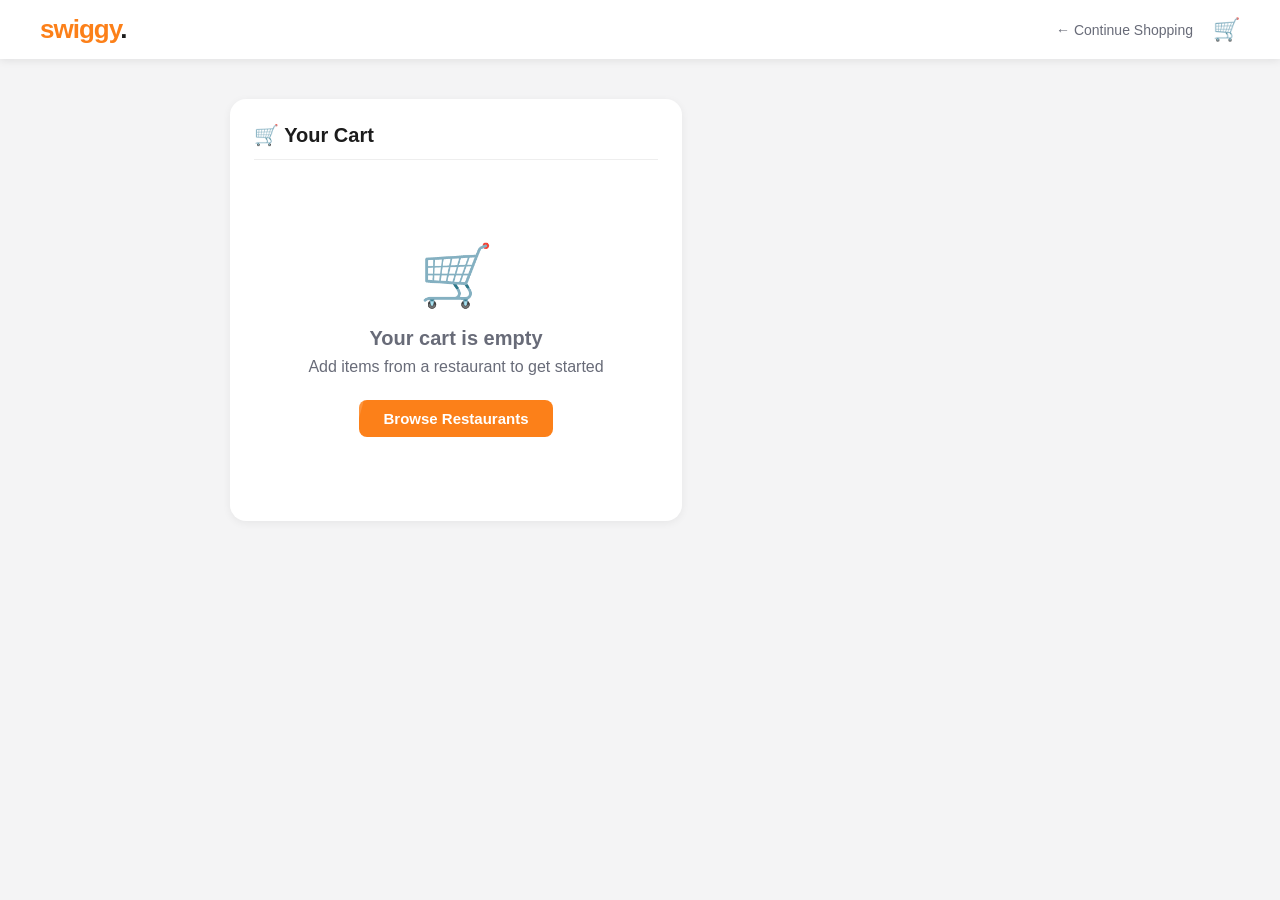
<file: frontend/cart.html>
<!DOCTYPE html>
<html lang="en">
<head>
    <meta charset="UTF-8">
    <meta name="viewport" content="width=device-width, initial-scale=1.0">
    <title>Cart - Swiggy Clone</title>
    <link rel="stylesheet" href="css/style.css">
    <link rel="stylesheet" href="css/cart.css">
    <link rel="stylesheet" href="css/animations.css">
    <style>
        /* Payment Modal */
        .modal-overlay {
            position: fixed; inset: 0;
            background: rgba(0,0,0,0.5);
            z-index: 999;
            display: none;
            align-items: center;
            justify-content: center;
            backdrop-filter: blur(4px);
        }
        .modal-overlay.open { display: flex; }

        .payment-modal {
            background: var(--white);
            border-radius: 20px;
            padding: 32px;
            width: 100%;
            max-width: 460px;
            box-shadow: 0 24px 64px rgba(0,0,0,0.2);
            animation: scaleIn 0.3s ease;
            max-height: 90vh;
            overflow-y: auto;
        }

        .modal-header {
            display: flex;
            justify-content: space-between;
            align-items: center;
            margin-bottom: 24px;
        }
        .modal-header h2 { font-size: 20px; font-weight: 700; color: var(--text); }
        .modal-close {
            background: var(--light-gray);
            border: none;
            width: 32px; height: 32px;
            border-radius: 50%;
            font-size: 18px;
            cursor: pointer;
            color: var(--gray);
            display: flex; align-items: center; justify-content: center;
        }

        /* Payment methods */
        .payment-methods {
            display: grid;
            grid-template-columns: 1fr 1fr;
            gap: 10px;
            margin-bottom: 20px;
        }
        .pay-method {
            border: 2px solid var(--border);
            border-radius: 12px;
            padding: 12px;
            cursor: pointer;
            text-align: center;
            transition: all 0.2s;
            background: var(--card-bg);
        }
        .pay-method:hover { border-color: var(--orange); }
        .pay-method.active { border-color: var(--orange); background: #fff5ee; }
        .pay-method .pm-icon { font-size: 24px; margin-bottom: 4px; }
        .pay-method span { font-size: 12px; font-weight: 600; color: var(--text); display: block; }

        /* Form fields */
        .pay-form { display: none; }
        .pay-form.active { display: block; }

        .form-row { display: flex; gap: 12px; }
        .form-group { margin-bottom: 14px; flex: 1; }
        .form-group label { font-size: 12px; font-weight: 600; color: var(--gray); display: block; margin-bottom: 6px; text-transform: uppercase; letter-spacing: 0.5px; }
        .form-group input, .form-group select {
            width: 100%;
            padding: 12px 14px;
            border: 1.5px solid var(--border);
            border-radius: 10px;
            font-size: 14px;
            outline: none;
            background: var(--bg);
            color: var(--text);
            transition: border-color 0.2s;
        }
        .form-group input:focus, .form-group select:focus { border-color: var(--orange); }

        /* Card preview */
        .card-preview {
            background: linear-gradient(135deg, #1c1c1c, #3d3d3d);
            border-radius: 16px;
            padding: 20px 24px;
            color: white;
            margin-bottom: 20px;
            position: relative;
            overflow: hidden;
        }
        .card-preview::before {
            content: '';
            position: absolute;
            top: -30px; right: -30px;
            width: 120px; height: 120px;
            border-radius: 50%;
            background: rgba(255,255,255,0.05);
        }
        .card-chip { font-size: 28px; margin-bottom: 12px; }
        .card-number { font-size: 18px; letter-spacing: 3px; font-weight: 600; margin-bottom: 16px; font-family: monospace; }
        .card-bottom { display: flex; justify-content: space-between; font-size: 12px; opacity: 0.8; }
        .card-bottom strong { display: block; font-size: 14px; opacity: 1; }

        /* UPI */
        .upi-options { display: grid; grid-template-columns: repeat(3,1fr); gap: 10px; margin-bottom: 16px; }
        .upi-app {
            border: 2px solid var(--border);
            border-radius: 12px;
            padding: 12px 8px;
            text-align: center;
            cursor: pointer;
            transition: all 0.2s;
            background: var(--card-bg);
        }
        .upi-app:hover, .upi-app.selected { border-color: var(--orange); background: #fff5ee; }
        .upi-app .upi-icon { font-size: 28px; margin-bottom: 4px; }
        .upi-app span { font-size: 11px; font-weight: 600; color: var(--text); display: block; }

        /* Amount row */
        .pay-amount {
            background: var(--light-gray);
            border-radius: 12px;
            padding: 14px 16px;
            display: flex;
            justify-content: space-between;
            align-items: center;
            margin-bottom: 20px;
        }
        .pay-amount span { font-size: 14px; color: var(--gray); }
        .pay-amount strong { font-size: 20px; font-weight: 800; color: var(--orange); }

        /* Pay button */
        .pay-btn {
            width: 100%;
            background: linear-gradient(135deg, var(--orange), #ff6b35);
            color: white;
            padding: 16px;
            border-radius: 12px;
            font-size: 16px;
            font-weight: 700;
            border: none;
            cursor: pointer;
            transition: all 0.2s;
            box-shadow: 0 4px 16px rgba(252,128,25,0.3);
        }
        .pay-btn:hover { transform: translateY(-2px); box-shadow: 0 8px 24px rgba(252,128,25,0.4); }
        .pay-btn:disabled { background: #ccc; cursor: not-allowed; box-shadow: none; transform: none; }

        /* Processing overlay */
        .processing {
            text-align: center;
            padding: 20px 0;
            display: none;
        }
        .processing.show { display: block; }
        .processing-spinner {
            width: 56px; height: 56px;
            border: 5px solid var(--border);
            border-top-color: var(--orange);
            border-radius: 50%;
            animation: spin 0.8s linear infinite;
            margin: 0 auto 16px;
        }
        .processing p { font-size: 15px; font-weight: 600; color: var(--text); }
        .processing small { color: var(--gray); font-size: 13px; }

        /* Success */
        .payment-success {
            text-align: center;
            padding: 10px 0;
            display: none;
        }
        .payment-success.show { display: block; }
        .success-check { font-size: 70px; animation: bounce 0.8s ease; margin-bottom: 12px; }
        .payment-success h3 { font-size: 22px; font-weight: 700; color: var(--green); margin-bottom: 6px; }
        .payment-success p { color: var(--gray); font-size: 14px; }

        /* Promo input */
        .promo-row {
            display: flex;
            gap: 10px;
            margin-bottom: 16px;
        }
        .promo-row input {
            flex: 1;
            padding: 10px 14px;
            border: 1.5px solid var(--border);
            border-radius: 10px;
            font-size: 14px;
            outline: none;
            background: var(--bg);
            color: var(--text);
        }
        .promo-row input:focus { border-color: var(--orange); }
        .promo-row button {
            background: var(--orange);
            color: white;
            padding: 10px 18px;
            border-radius: 10px;
            font-size: 13px;
            font-weight: 700;
        }
        .promo-msg { font-size: 12px; margin-bottom: 10px; font-weight: 600; }
        .promo-msg.success { color: var(--green); }
        .promo-msg.error   { color: var(--red); }
    </style>
</head>
<body>
    <nav class="navbar">
        <div class="logo" onclick="window.location.href='/'" style="cursor:pointer">swiggy<span>.</span></div>
        <ul class="nav-links">
            <li><a href="/">← Continue Shopping</a></li>
            <li>
                <div class="cart-icon">🛒
                    <span class="cart-badge" id="cart-badge" style="display:none">0</span>
                </div>
            </li>
        </ul>
    </nav>

    <div class="cart-container">
        <div class="cart-items-section">
            <h2>🛒 Your Cart</h2>
            <div id="cart-items"></div>
        </div>

        <div id="order-summary" class="order-summary" style="display:none">
            <h2>Order Summary</h2>
            <div class="summary-row total"><span>Total</span><span id="total">₹0</span></div>

            <div class="checkout-form">
                <h3>Delivery Details</h3>
                <input type="text" id="customer-name" placeholder="Your Name" />
                <textarea id="address" placeholder="Delivery Address"></textarea>
                <button class="place-order-btn" id="place-order-btn" onclick="openPayment()">Proceed to Pay 💳</button>
            </div>
        </div>
    </div>

    <!-- PAYMENT MODAL -->
    <div class="modal-overlay" id="payment-modal">
        <div class="payment-modal">

            <!-- Normal payment form -->
            <div id="payment-form-section">
                <div class="modal-header">
                    <h2>💳 Payment</h2>
                    <button class="modal-close" onclick="closePayment()">✕</button>
                </div>

                <div class="pay-amount">
                    <span>Amount to Pay</span>
                    <strong id="modal-amount">₹0</strong>
                </div>

                <!-- Promo Code -->
                <div class="promo-row">
                    <input type="text" id="promo-input" placeholder="Enter promo code" />
                    <button onclick="applyPromo()">Apply</button>
                </div>
                <p class="promo-msg" id="promo-msg"></p>

                <!-- Payment Methods -->
                <div class="payment-methods">
                    <div class="pay-method active" onclick="selectMethod('card', this)">
                        <div class="pm-icon">💳</div>
                        <span>Credit/Debit Card</span>
                    </div>
                    <div class="pay-method" onclick="selectMethod('upi', this)">
                        <div class="pm-icon">📱</div>
                        <span>UPI</span>
                    </div>
                    <div class="pay-method" onclick="selectMethod('netbanking', this)">
                        <div class="pm-icon">🏦</div>
                        <span>Net Banking</span>
                    </div>
                    <div class="pay-method" onclick="selectMethod('cod', this)">
                        <div class="pm-icon">💵</div>
                        <span>Cash on Delivery</span>
                    </div>
                </div>

                <!-- Card Form -->
                <div class="pay-form active" id="form-card">
                    <div class="card-preview">
                        <div class="card-chip">💳</div>
                        <div class="card-number" id="preview-number">•••• •••• •••• ••••</div>
                        <div class="card-bottom">
                            <div><span>Card Holder</span><strong id="preview-name">YOUR NAME</strong></div>
                            <div><span>Expires</span><strong id="preview-expiry">MM/YY</strong></div>
                        </div>
                    </div>
                    <div class="form-group">
                        <label>Card Number</label>
                        <input type="text" id="card-number" placeholder="1234 5678 9012 3456" maxlength="19"
                            oninput="formatCard(this)" />
                    </div>
                    <div class="form-group">
                        <label>Cardholder Name</label>
                        <input type="text" id="card-name" placeholder="Name on card"
                            oninput="document.getElementById('preview-name').textContent = this.value.toUpperCase() || 'YOUR NAME'" />
                    </div>
                    <div class="form-row">
                        <div class="form-group">
                            <label>Expiry Date</label>
                            <input type="text" id="card-expiry" placeholder="MM/YY" maxlength="5"
                                oninput="formatExpiry(this)" />
                        </div>
                        <div class="form-group">
                            <label>CVV</label>
                            <input type="password" id="card-cvv" placeholder="•••" maxlength="3" />
                        </div>
                    </div>
                </div>

                <!-- UPI Form -->
                <div class="pay-form" id="form-upi">
                    <div class="upi-options">
                        <div class="upi-app" onclick="selectUPI(this)"><div class="upi-icon">💚</div><span>GPay</span></div>
                        <div class="upi-app" onclick="selectUPI(this)"><div class="upi-icon">💜</div><span>PhonePe</span></div>
                        <div class="upi-app" onclick="selectUPI(this)"><div class="upi-icon">🔵</div><span>Paytm</span></div>
                        <div class="upi-app" onclick="selectUPI(this)"><div class="upi-icon">🟠</div><span>BHIM</span></div>
                        <div class="upi-app" onclick="selectUPI(this)"><div class="upi-icon">🔴</div><span>Amazon Pay</span></div>
                        <div class="upi-app" onclick="selectUPI(this)"><div class="upi-icon">📲</div><span>Other UPI</span></div>
                    </div>
                    <div class="form-group">
                        <label>UPI ID</label>
                        <input type="text" id="upi-id" placeholder="yourname@upi" />
                    </div>
                </div>

                <!-- Net Banking Form -->
                <div class="pay-form" id="form-netbanking">
                    <div class="form-group">
                        <label>Select Bank</label>
                        <select id="bank-select">
                            <option value="">-- Select Your Bank --</option>
                            <option>State Bank of India</option>
                            <option>HDFC Bank</option>
                            <option>ICICI Bank</option>
                            <option>Axis Bank</option>
                            <option>Kotak Mahindra Bank</option>
                            <option>Punjab National Bank</option>
                            <option>Bank of Baroda</option>
                            <option>Canara Bank</option>
                        </select>
                    </div>
                </div>

                <!-- COD Form -->
                <div class="pay-form" id="form-cod">
                    <div style="background:#fff5ee;border-radius:12px;padding:16px;text-align:center;margin-bottom:16px">
                        <p style="font-size:32px;margin-bottom:8px">💵</p>
                        <p style="font-weight:700;color:var(--text)">Pay when your food arrives</p>
                        <p style="font-size:13px;color:var(--gray);margin-top:4px">Keep exact change ready</p>
                    </div>
                </div>

                <button class="pay-btn" id="pay-btn" onclick="processPayment()">Pay Now 🔒</button>
            </div>

            <!-- Processing -->
            <div class="processing" id="processing-section">
                <div class="processing-spinner"></div>
                <p id="processing-text">Processing Payment...</p>
                <small>Please do not close this window</small>
            </div>

            <!-- Success -->
            <div class="payment-success" id="success-section">
                <div class="success-check">✅</div>
                <h3>Payment Successful!</h3>
                <p>Placing your order...</p>
            </div>

        </div>
    </div>

    <script src="js/cart.js"></script>
</body>
</html>
</file>
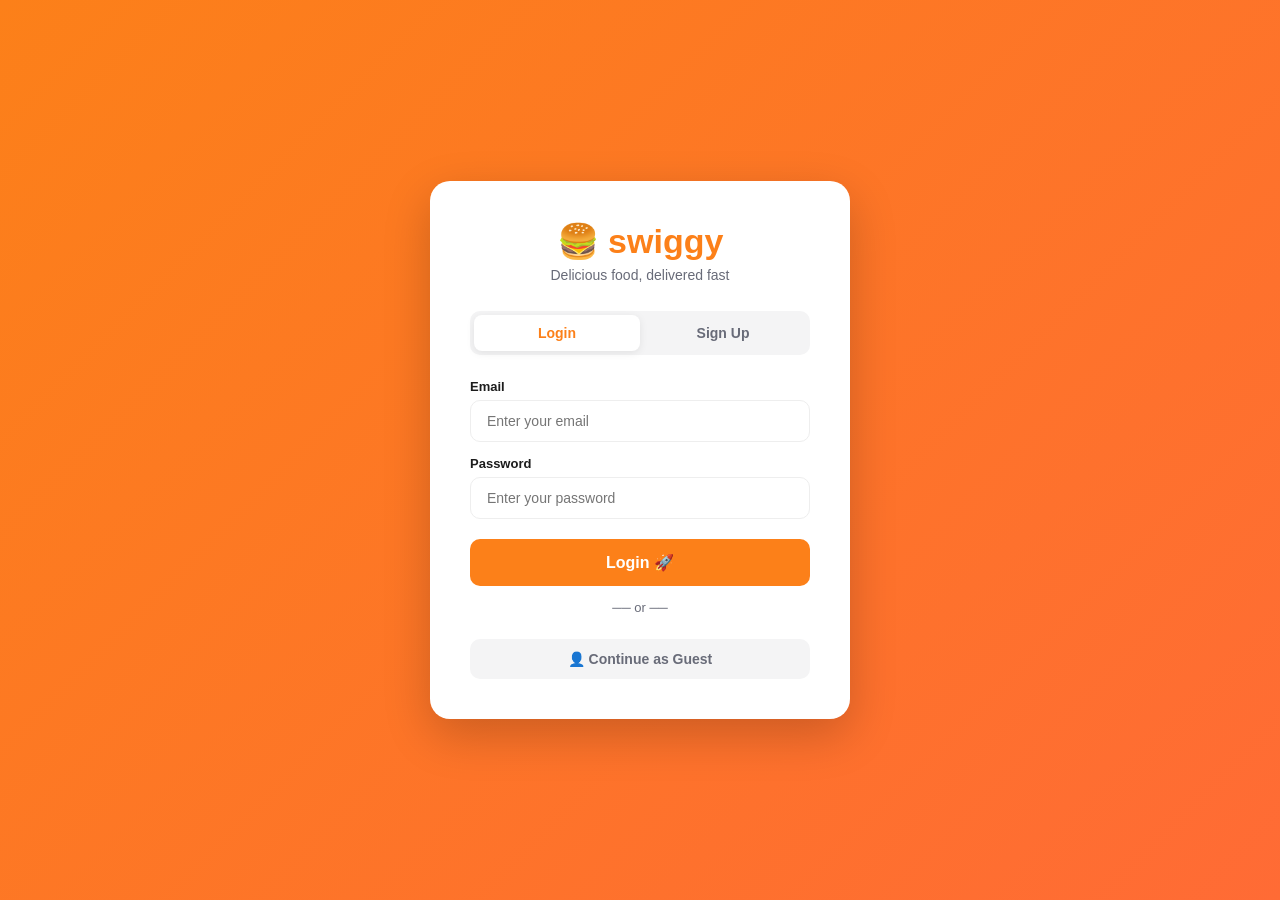
<file: frontend/login.html>
<!DOCTYPE html>
<html lang="en">
<head>
    <meta charset="UTF-8">
    <meta name="viewport" content="width=device-width, initial-scale=1.0">
    <title>Login - Swiggy Clone</title>
    <link rel="stylesheet" href="css/style.css">
    <style>
        body {
            display: flex;
            align-items: center;
            justify-content: center;
            min-height: 100vh;
            background: linear-gradient(135deg, #fc8019 0%, #ff6b35 100%);
        }

        .auth-container {
            background: white;
            border-radius: 20px;
            padding: 40px;
            width: 100%;
            max-width: 420px;
            box-shadow: 0 16px 48px rgba(0,0,0,0.2);
        }

        .auth-logo {
            text-align: center;
            font-size: 34px;
            font-weight: 800;
            color: var(--orange);
            margin-bottom: 6px;
        }

        .auth-subtitle {
            text-align: center;
            color: var(--gray);
            margin-bottom: 28px;
            font-size: 14px;
        }

        .tabs {
            display: flex;
            background: #f4f4f5;
            border-radius: 10px;
            padding: 4px;
            margin-bottom: 24px;
        }

        .tab {
            flex: 1;
            text-align: center;
            padding: 10px;
            border-radius: 8px;
            cursor: pointer;
            font-weight: 600;
            font-size: 14px;
            color: var(--gray);
            transition: all 0.2s;
        }

        .tab.active {
            background: white;
            color: var(--orange);
            box-shadow: 0 2px 8px rgba(0,0,0,0.08);
        }

        .form-group { margin-bottom: 14px; }

        .form-group label {
            display: block;
            font-size: 13px;
            font-weight: 600;
            margin-bottom: 6px;
            color: #1c1c1c;
        }

        .form-group input {
            width: 100%;
            padding: 12px 16px;
            border: 1.5px solid #eee;
            border-radius: 10px;
            font-size: 14px;
            outline: none;
            transition: border-color 0.2s;
            color: #1c1c1c;
        }

        .form-group input:focus { border-color: var(--orange); }

        .submit-btn {
            width: 100%;
            background: var(--orange);
            color: white;
            padding: 14px;
            border-radius: 10px;
            font-size: 16px;
            font-weight: 700;
            margin-top: 6px;
            transition: background 0.2s;
            border: none;
            cursor: pointer;
        }

        .submit-btn:hover { background: #e5720f; }
        .submit-btn:disabled { background: #ccc; cursor: not-allowed; }

        .guest-btn {
            width: 100%;
            background: #f4f4f5;
            color: #686b78;
            padding: 12px;
            border-radius: 10px;
            font-size: 14px;
            font-weight: 600;
            margin-top: 10px;
            border: none;
            cursor: pointer;
        }

        .msg {
            padding: 10px 14px;
            border-radius: 8px;
            font-size: 13px;
            margin-bottom: 14px;
            display: none;
            font-weight: 500;
        }

        .msg.error { background: #ffeaea; color: #e23744; display: block; }
        .msg.success { background: #eafff3; color: #48c479; display: block; }

        .divider {
            text-align: center;
            color: var(--gray);
            font-size: 13px;
            margin: 14px 0;
        }
    </style>
</head>
<body>
    <div class="auth-container">
        <div class="auth-logo">🍔 swiggy</div>
        <p class="auth-subtitle">Delicious food, delivered fast</p>

        <div class="tabs">
            <div class="tab active" id="login-tab" onclick="switchTab('login')">Login</div>
            <div class="tab" id="signup-tab" onclick="switchTab('signup')">Sign Up</div>
        </div>

        <div id="msg" class="msg"></div>

        <!-- Login Form -->
        <div id="login-form">
            <div class="form-group">
                <label>Email</label>
                <input type="email" id="login-email" placeholder="Enter your email" />
            </div>
            <div class="form-group">
                <label>Password</label>
                <input type="password" id="login-password" placeholder="Enter your password" />
            </div>
            <button class="submit-btn" id="login-btn" onclick="handleLogin()">Login 🚀</button>
        </div>

        <!-- Signup Form -->
        <div id="signup-form" style="display:none">
            <div class="form-group">
                <label>Full Name</label>
                <input type="text" id="signup-name" placeholder="Enter your full name" />
            </div>
            <div class="form-group">
                <label>Email</label>
                <input type="email" id="signup-email" placeholder="Enter your email" />
            </div>
            <div class="form-group">
                <label>Password</label>
                <input type="password" id="signup-password" placeholder="Min 6 characters" />
            </div>
            <button class="submit-btn" id="signup-btn" onclick="handleSignup()">Create Account 🎉</button>
        </div>

        <div class="divider">── or ──</div>
        <button class="guest-btn" onclick="window.location.href='index.html'">👤 Continue as Guest</button>
    </div>

    <script>
        const BASE_URL = '';

        function showMsg(text, type) {
            const el = document.getElementById('msg');
            el.textContent = text;
            el.className = 'msg ' + type;
        }

        function hideMsg() {
            const el = document.getElementById('msg');
            el.className = 'msg';
            el.textContent = '';
        }

        function switchTab(tab) {
            document.getElementById('login-form').style.display = tab === 'login' ? 'block' : 'none';
            document.getElementById('signup-form').style.display = tab === 'signup' ? 'block' : 'none';
            document.getElementById('login-tab').classList.toggle('active', tab === 'login');
            document.getElementById('signup-tab').classList.toggle('active', tab === 'signup');
            hideMsg();
        }

        async function handleLogin() {
            const email = document.getElementById('login-email').value.trim();
            const password = document.getElementById('login-password').value.trim();

            if (!email || !password) return showMsg('Please fill in all fields.', 'error');

            const btn = document.getElementById('login-btn');
            btn.disabled = true;
            btn.textContent = 'Logging in...';

            try {
                const res = await fetch(BASE_URL + '/api/login', {
                    method: 'POST',
                    headers: { 'Content-Type': 'application/json' },
                    body: JSON.stringify({ email, password })
                });
                const data = await res.json();

                if (data.error) {
                    showMsg(data.error, 'error');
                } else {
                    localStorage.setItem('user', JSON.stringify(data.user));
                    showMsg('Login successful! Redirecting...', 'success');
                    setTimeout(() => window.location.href = 'index.html', 1000);
                }
            } catch (e) {
                showMsg('Cannot connect to server. Make sure backend is running.', 'error');
            }

            btn.disabled = false;
            btn.textContent = 'Login 🚀';
        }

        async function handleSignup() {
            const name = document.getElementById('signup-name').value.trim();
            const email = document.getElementById('signup-email').value.trim();
            const password = document.getElementById('signup-password').value.trim();

            if (!name || !email || !password) return showMsg('Please fill in all fields.', 'error');
            if (password.length < 6) return showMsg('Password must be at least 6 characters.', 'error');

            const btn = document.getElementById('signup-btn');
            btn.disabled = true;
            btn.textContent = 'Creating account...';

            try {
                const res = await fetch(BASE_URL + '/api/signup', {
                    method: 'POST',
                    headers: { 'Content-Type': 'application/json' },
                    body: JSON.stringify({ name, email, password })
                });
                const data = await res.json();

                if (data.error) {
                    showMsg(data.error, 'error');
                } else {
                    localStorage.setItem('user', JSON.stringify(data.user));
                    showMsg('Account created! Redirecting...', 'success');
                    setTimeout(() => window.location.href = 'index.html', 1000);
                }
            } catch (e) {
                showMsg('Cannot connect to server. Make sure backend is running.', 'error');
            }

            btn.disabled = false;
            btn.textContent = 'Create Account 🎉';
        }

        // Redirect if already logged in
        if (localStorage.getItem('user')) window.location.href = 'index.html';
    </script>
</body>
</html>
</file>
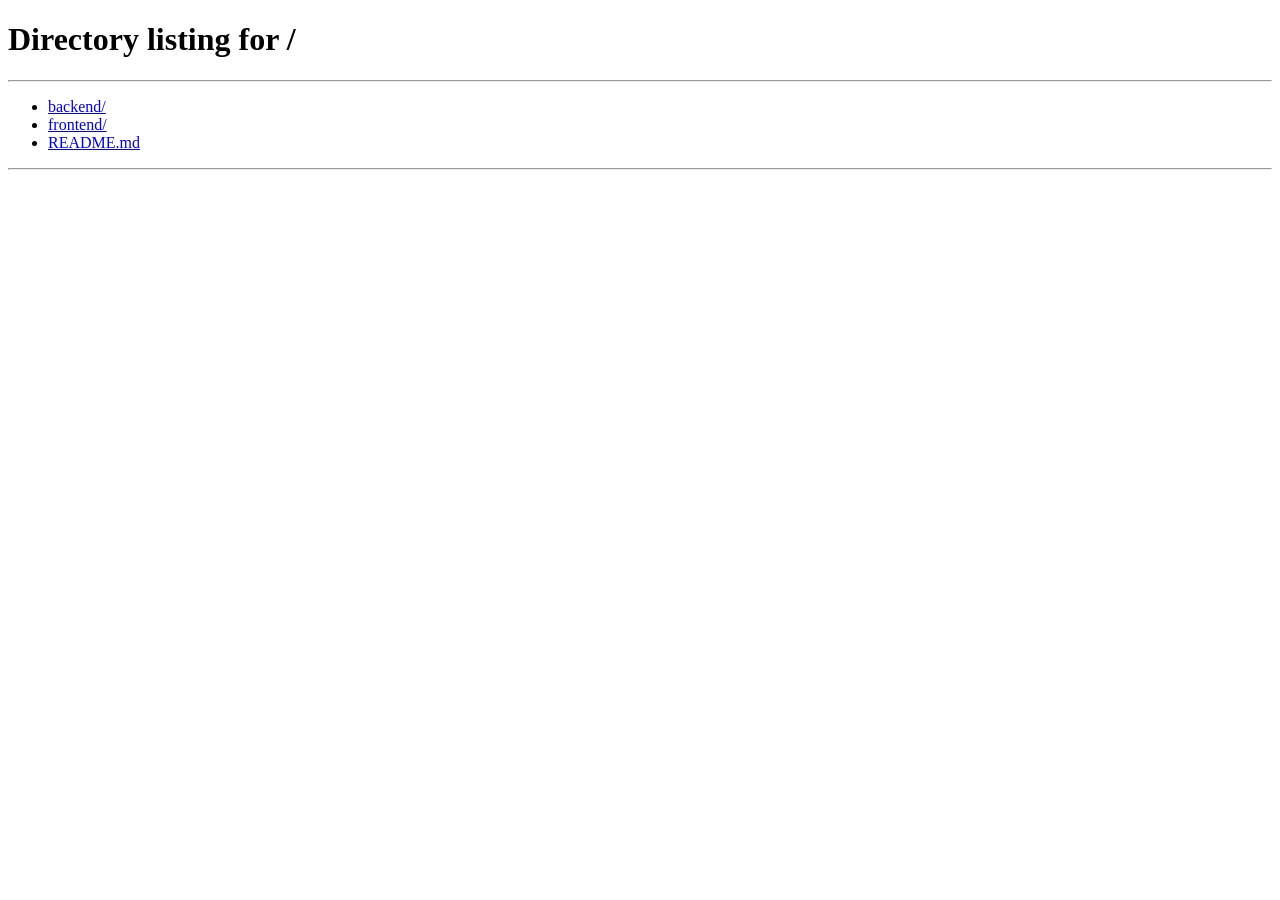
<file: frontend/restaurant.html>
<!DOCTYPE html>
<html lang="en">
<head>
    <meta charset="UTF-8">
    <meta name="viewport" content="width=device-width, initial-scale=1.0">
    <title>Restaurant - Swiggy Clone</title>
    <link rel="stylesheet" href="css/style.css">
    <link rel="stylesheet" href="css/restaurant.css">
    <link rel="stylesheet" href="css/animations.css">
</head>
<body>
    <nav class="navbar">
        <div class="logo" onclick="window.location.href='/'" style="cursor:pointer">swiggy<span>.</span></div>
        <ul class="nav-links">
            <li><a href="/">← Back</a></li>
            <li><a href="/cart.html">
                <div class="cart-icon">🛒
                    <span class="cart-badge" id="cart-badge" style="display:none">0</span>
                </div>
            </a></li>
            <li><button class="dark-toggle" onclick="toggleDark()">🌙</button></li>
        </ul>
    </nav>

    <div class="restaurant-header" id="restaurant-header">
        <div class="loader">Loading...</div>
    </div>

    <div class="menu-container">
        <div class="category-sidebar" id="category-sidebar"></div>
        <div>
            <div id="menu-content"><div class="loader">Loading menu...</div></div>
            <div id="reviews-section" style="margin-top:32px"></div>
        </div>
    </div>

    <div class="floating-cart" id="floating-cart" onclick="window.location.href='/cart.html'"></div>

    <script src="js/restaurant.js"></script>
    <script>
        if (localStorage.getItem('dark') === 'true') document.body.classList.add('dark');
        function toggleDark() {
            document.body.classList.toggle('dark');
            localStorage.setItem('dark', document.body.classList.contains('dark'));
            document.querySelector('.dark-toggle').textContent = document.body.classList.contains('dark') ? '☀️' : '🌙';
        }
        if (localStorage.getItem('dark') === 'true') document.querySelector('.dark-toggle').textContent = '☀️';
    </script>
</body>
</html>
</file>
<file: frontend/css/style.css>
* {
    margin: 0;
    padding: 0;
    box-sizing: border-box;
    font-family: 'Segoe UI', sans-serif;
}

:root {
    --orange: #fc8019;
    --dark: #1c1c1c;
    --gray: #686b78;
    --light-gray: #f4f4f5;
    --white: #ffffff;
    --green: #48c479;
    --red: #e23744;
    --bg: #f4f4f5;
    --card-bg: #ffffff;
    --border: #eeeeee;
    --text: #1c1c1c;
}

body.dark {
    --bg: #1a1a2e;
    --card-bg: #16213e;
    --border: #2a2a4a;
    --text: #e0e0e0;
    --light-gray: #0f3460;
    --white: #16213e;
    --dark: #e0e0e0;
    --gray: #a0a0b0;
}

body {
    background: var(--bg);
    color: var(--text);
    transition: background 0.3s, color 0.3s;
}

a { text-decoration: none; color: inherit; }
button { cursor: pointer; border: none; outline: none; }

/* Navbar */
.navbar {
    background: var(--white);
    padding: 14px 40px;
    display: flex;
    align-items: center;
    justify-content: space-between;
    box-shadow: 0 2px 8px rgba(0,0,0,0.08);
    position: sticky;
    top: 0;
    z-index: 100;
}

.navbar .logo {
    font-size: 26px;
    font-weight: 800;
    color: var(--orange);
    letter-spacing: -1px;
    cursor: pointer;
}

.navbar .logo span { color: var(--text); }

.navbar .nav-links {
    display: flex;
    gap: 20px;
    align-items: center;
    list-style: none;
}

.navbar .nav-links a {
    font-weight: 500;
    color: var(--gray);
    transition: color 0.2s;
    font-size: 14px;
}

.navbar .nav-links a:hover { color: var(--orange); }

.cart-icon {
    position: relative;
    font-size: 22px;
    cursor: pointer;
}

.cart-badge {
    position: absolute;
    top: -8px;
    right: -8px;
    background: var(--orange);
    color: white;
    border-radius: 50%;
    width: 18px;
    height: 18px;
    font-size: 11px;
    display: flex;
    align-items: center;
    justify-content: center;
    font-weight: 700;
}

/* Dark mode toggle */
.dark-toggle {
    background: var(--light-gray);
    border-radius: 20px;
    padding: 6px 12px;
    font-size: 18px;
    cursor: pointer;
    transition: background 0.2s;
}

/* User menu */
.user-menu {
    position: relative;
}

.user-btn {
    background: var(--light-gray);
    border-radius: 20px;
    padding: 7px 14px;
    font-size: 13px;
    font-weight: 600;
    color: var(--text);
    display: flex;
    align-items: center;
    gap: 6px;
}

.user-dropdown {
    position: absolute;
    top: 110%;
    right: 0;
    background: var(--white);
    border-radius: 12px;
    box-shadow: 0 8px 24px rgba(0,0,0,0.12);
    min-width: 160px;
    padding: 8px 0;
    display: none;
    z-index: 200;
}

.user-menu:hover .user-dropdown { display: block; }

.user-dropdown a {
    display: block;
    padding: 10px 16px;
    font-size: 13px;
    font-weight: 500;
    color: var(--text);
    transition: background 0.2s;
}

.user-dropdown a:hover { background: var(--light-gray); color: var(--orange); }

/* Buttons */
.btn-primary {
    background: var(--orange);
    color: white;
    padding: 10px 24px;
    border-radius: 8px;
    font-weight: 600;
    font-size: 15px;
    transition: background 0.2s;
}

.btn-primary:hover { background: #e5720f; }

.btn-outline {
    background: transparent;
    border: 2px solid var(--orange);
    color: var(--orange);
    padding: 8px 20px;
    border-radius: 8px;
    font-weight: 600;
    transition: all 0.2s;
}

.btn-outline:hover { background: var(--orange); color: white; }

/* Responsive */
@media (max-width: 768px) {
    .navbar { padding: 14px 16px; }
    .navbar .nav-links { gap: 12px; }
    .navbar .nav-links .hide-mobile { display: none; }
}
</file>
<file: frontend/css/cart.css>
.cart-container {
    max-width: 900px;
    margin: 40px auto;
    padding: 0 40px;
    display: grid;
    grid-template-columns: 1fr 340px;
    gap: 28px;
}

.cart-items-section {
    background: var(--white);
    border-radius: 16px;
    padding: 24px;
    box-shadow: 0 2px 8px rgba(0,0,0,0.06);
}

.cart-items-section h2 {
    font-size: 20px;
    font-weight: 700;
    margin-bottom: 20px;
    padding-bottom: 12px;
    border-bottom: 1px solid #eee;
}

.cart-item {
    display: flex;
    align-items: center;
    gap: 14px;
    padding: 14px 0;
    border-bottom: 1px solid #f4f4f5;
}

.cart-item:last-child { border-bottom: none; }

.cart-item img {
    width: 70px;
    height: 64px;
    border-radius: 10px;
    object-fit: cover;
}

.cart-item-info {
    flex: 1;
}

.cart-item-info h4 {
    font-size: 15px;
    font-weight: 600;
    margin-bottom: 4px;
}

.cart-item-info .item-price {
    color: var(--gray);
    font-size: 13px;
}

.cart-qty-control {
    display: flex;
    align-items: center;
    gap: 10px;
}

.cart-qty-control button {
    width: 28px;
    height: 28px;
    border-radius: 50%;
    background: var(--orange);
    color: white;
    font-size: 16px;
    font-weight: 700;
    display: flex;
    align-items: center;
    justify-content: center;
}

.cart-qty-control span {
    font-weight: 700;
    min-width: 20px;
    text-align: center;
}

.item-total {
    font-weight: 700;
    font-size: 15px;
    min-width: 60px;
    text-align: right;
}

.empty-cart {
    text-align: center;
    padding: 60px 20px;
    color: var(--gray);
}

.empty-cart .icon { font-size: 60px; margin-bottom: 16px; }
.empty-cart h3 { font-size: 20px; margin-bottom: 8px; }
.empty-cart p { margin-bottom: 24px; }

/* Order summary */
.order-summary {
    background: var(--white);
    border-radius: 16px;
    padding: 24px;
    box-shadow: 0 2px 8px rgba(0,0,0,0.06);
    height: fit-content;
    position: sticky;
    top: 80px;
}

.order-summary h2 {
    font-size: 18px;
    font-weight: 700;
    margin-bottom: 20px;
}

.summary-row {
    display: flex;
    justify-content: space-between;
    margin-bottom: 12px;
    font-size: 14px;
    color: var(--gray);
}

.summary-row.total {
    font-size: 16px;
    font-weight: 700;
    color: var(--dark);
    padding-top: 12px;
    border-top: 1px solid #eee;
    margin-top: 4px;
}

.checkout-form {
    margin-top: 20px;
    border-top: 1px solid #eee;
    padding-top: 20px;
}

.checkout-form h3 {
    font-size: 15px;
    font-weight: 600;
    margin-bottom: 14px;
}

.checkout-form input,
.checkout-form textarea {
    width: 100%;
    padding: 10px 14px;
    border: 1px solid #ddd;
    border-radius: 8px;
    font-size: 14px;
    margin-bottom: 12px;
    outline: none;
    transition: border-color 0.2s;
}

.checkout-form input:focus,
.checkout-form textarea:focus { border-color: var(--orange); }

.checkout-form textarea { resize: none; height: 80px; }

.place-order-btn {
    width: 100%;
    background: var(--orange);
    color: white;
    padding: 14px;
    border-radius: 10px;
    font-size: 16px;
    font-weight: 700;
    margin-top: 8px;
    transition: background 0.2s;
}

.place-order-btn:hover { background: #e5720f; }
.place-order-btn:disabled { background: #ccc; cursor: not-allowed; }
</file>
<file: frontend/css/animations.css>
/* ===== KEYFRAMES ===== */
@keyframes fadeInUp {
    from { opacity: 0; transform: translateY(30px); }
    to   { opacity: 1; transform: translateY(0); }
}
@keyframes fadeInDown {
    from { opacity: 0; transform: translateY(-20px); }
    to   { opacity: 1; transform: translateY(0); }
}
@keyframes fadeIn {
    from { opacity: 0; }
    to   { opacity: 1; }
}
@keyframes scaleIn {
    from { opacity: 0; transform: scale(0.85); }
    to   { opacity: 1; transform: scale(1); }
}
@keyframes slideInLeft {
    from { opacity: 0; transform: translateX(-40px); }
    to   { opacity: 1; transform: translateX(0); }
}
@keyframes slideInRight {
    from { opacity: 0; transform: translateX(40px); }
    to   { opacity: 1; transform: translateX(0); }
}
@keyframes pulse {
    0%, 100% { transform: scale(1); box-shadow: 0 0 0 0 rgba(252,128,25,0.4); }
    50%       { transform: scale(1.08); box-shadow: 0 0 0 8px rgba(252,128,25,0); }
}
@keyframes shimmer {
    0%   { background-position: -600px 0; }
    100% { background-position: 600px 0; }
}
@keyframes bounce {
    0%   { transform: translateY(0); }
    20%  { transform: translateY(-18px); }
    40%  { transform: translateY(0); }
    60%  { transform: translateY(-10px); }
    80%  { transform: translateY(0); }
    100% { transform: translateY(0); }
}
@keyframes spin {
    from { transform: rotate(0deg); }
    to   { transform: rotate(360deg); }
}
@keyframes cartPop {
    0%   { transform: scale(1); }
    40%  { transform: scale(1.5) rotate(-10deg); }
    70%  { transform: scale(0.9) rotate(5deg); }
    100% { transform: scale(1) rotate(0); }
}
@keyframes ripple {
    0%   { transform: scale(0); opacity: 0.6; }
    100% { transform: scale(4); opacity: 0; }
}
@keyframes float {
    0%, 100% { transform: translateY(0px); }
    50%       { transform: translateY(-8px); }
}
@keyframes gradientShift {
    0%   { background-position: 0% 50%; }
    50%  { background-position: 100% 50%; }
    100% { background-position: 0% 50%; }
}
@keyframes typewriter {
    from { width: 0; }
    to   { width: 100%; }
}
@keyframes glowPulse {
    0%, 100% { box-shadow: 0 0 5px rgba(252,128,25,0.3); }
    50%       { box-shadow: 0 0 20px rgba(252,128,25,0.7), 0 0 40px rgba(252,128,25,0.3); }
}
@keyframes slideUp {
    from { transform: translateY(100%); opacity: 0; }
    to   { transform: translateY(0); opacity: 1; }
}
@keyframes heartbeat {
    0%, 100% { transform: scale(1); }
    14%  { transform: scale(1.2); }
    28%  { transform: scale(1); }
    42%  { transform: scale(1.15); }
    70%  { transform: scale(1); }
}
@keyframes wiggle {
    0%, 100% { transform: rotate(0deg); }
    20%  { transform: rotate(-8deg); }
    40%  { transform: rotate(8deg); }
    60%  { transform: rotate(-4deg); }
    80%  { transform: rotate(4deg); }
}
@keyframes zoomIn {
    from { opacity: 0; transform: scale(0.5); }
    to   { opacity: 1; transform: scale(1); }
}
@keyframes flipIn {
    from { opacity: 0; transform: perspective(400px) rotateX(-90deg); }
    to   { opacity: 1; transform: perspective(400px) rotateX(0); }
}
@keyframes neon {
    0%, 100% { text-shadow: 0 0 4px #fc8019, 0 0 10px #fc8019; }
    50%       { text-shadow: 0 0 8px #fc8019, 0 0 20px #fc8019, 0 0 40px #fc8019; }
}

/* ===== PAGE ===== */
body { animation: fadeIn 0.4s ease; }

/* ===== NAVBAR ===== */
.navbar { animation: fadeInDown 0.5s cubic-bezier(0.4,0,0.2,1); }
.navbar .logo { transition: transform 0.3s ease; }
.navbar .logo:hover { transform: scale(1.1) rotate(-2deg); animation: neon 1.5s infinite; }
.navbar .nav-links li { animation: fadeInDown 0.5s ease both; }
.navbar .nav-links li:nth-child(1) { animation-delay: 0.1s; }
.navbar .nav-links li:nth-child(2) { animation-delay: 0.2s; }
.navbar .nav-links li:nth-child(3) { animation-delay: 0.3s; }
.navbar .nav-links li:nth-child(4) { animation-delay: 0.4s; }

/* ===== HERO ===== */
.hero {
    background-size: 300% 300%;
    animation: gradientShift 6s ease infinite;
    background-image: linear-gradient(135deg, #fc8019, #ff6b35, #e23744, #fc8019);
}
.hero h1 { animation: fadeInUp 0.8s cubic-bezier(0.4,0,0.2,1) both; }
.hero p   { animation: fadeInUp 0.8s cubic-bezier(0.4,0,0.2,1) 0.15s both; }
.search-bar { animation: fadeInUp 0.8s cubic-bezier(0.4,0,0.2,1) 0.3s both; }
.search-bar:focus-within {
    animation: glowPulse 1.5s ease infinite;
    transform: scale(1.02);
    transition: transform 0.3s ease;
}

/* ===== CAROUSEL ===== */
.carousel-slide { transition: transform 0.6s cubic-bezier(0.4,0,0.2,1); }
.slide-emoji { animation: float 3s ease-in-out infinite; }
.carousel-btn { transition: all 0.2s ease; }
.carousel-btn:hover { transform: translateY(-50%) scale(1.15); background: rgba(255,255,255,0.5) !important; }
.dot { transition: all 0.3s cubic-bezier(0.4,0,0.2,1); }

/* ===== OFFERS ===== */
.offer-card {
    animation: fadeInUp 0.5s ease both;
    transition: all 0.3s cubic-bezier(0.4,0,0.2,1);
    position: relative;
    overflow: hidden;
}
.offer-card:nth-child(1) { animation-delay: 0.05s; }
.offer-card:nth-child(2) { animation-delay: 0.1s; }
.offer-card:nth-child(3) { animation-delay: 0.15s; }
.offer-card:nth-child(4) { animation-delay: 0.2s; }
.offer-card:nth-child(5) { animation-delay: 0.25s; }
.offer-card:nth-child(6) { animation-delay: 0.3s; }
.offer-card:hover { transform: translateY(-4px) scale(1.02); }
.offer-card:hover .offer-icon { animation: wiggle 0.5s ease; }
.offer-icon { display: inline-block; transition: transform 0.3s ease; font-size: 32px; }

/* Ripple on offer card click */
.offer-card::after {
    content: '';
    position: absolute;
    width: 20px; height: 20px;
    background: rgba(252,128,25,0.3);
    border-radius: 50%;
    top: 50%; left: 50%;
    transform: scale(0);
    pointer-events: none;
}
.offer-card:active::after { animation: ripple 0.5s ease; }

/* ===== CUISINE CARDS ===== */
.cuisine-card {
    animation: zoomIn 0.4s ease both;
    transition: all 0.3s cubic-bezier(0.4,0,0.2,1);
    position: relative;
    overflow: hidden;
}
.cuisine-card:nth-child(1) { animation-delay: 0.05s; }
.cuisine-card:nth-child(2) { animation-delay: 0.1s; }
.cuisine-card:nth-child(3) { animation-delay: 0.15s; }
.cuisine-card:nth-child(4) { animation-delay: 0.2s; }
.cuisine-card:nth-child(5) { animation-delay: 0.25s; }
.cuisine-card:nth-child(6) { animation-delay: 0.3s; }
.cuisine-card:nth-child(7) { animation-delay: 0.35s; }
.cuisine-card:nth-child(8) { animation-delay: 0.4s; }
.cuisine-card:hover { transform: translateY(-6px) scale(1.05); }
.cuisine-emoji {
    font-size: 36px;
    margin-bottom: 8px;
    display: block;
    transition: transform 0.3s ease;
}
.cuisine-card:hover .cuisine-emoji { animation: bounce 0.8s ease; }

/* ===== FILTER CHIPS ===== */
.filters { animation: fadeInUp 0.5s ease 0.1s both; }
.filter-chip {
    transition: all 0.25s cubic-bezier(0.4,0,0.2,1);
    position: relative;
    overflow: hidden;
}
.filter-chip::after {
    content: '';
    position: absolute;
    inset: 0;
    background: rgba(255,255,255,0.2);
    transform: translateX(-100%);
    transition: transform 0.3s ease;
}
.filter-chip:hover::after { transform: translateX(100%); }
.filter-chip:hover { transform: translateY(-3px); box-shadow: 0 6px 16px rgba(252,128,25,0.3); }
.filter-chip.active { transform: translateY(-2px); box-shadow: 0 4px 12px rgba(252,128,25,0.35); }

/* ===== SECTION TITLE ===== */
.section-title { animation: slideInLeft 0.6s cubic-bezier(0.4,0,0.2,1) both; }

/* ===== RESTAURANT CARDS ===== */
.restaurant-card {
    animation: fadeInUp 0.5s cubic-bezier(0.4,0,0.2,1) both;
    transition: transform 0.3s cubic-bezier(0.4,0,0.2,1), box-shadow 0.3s ease;
    position: relative;
    overflow: hidden;
}
.restaurant-card:nth-child(1)  { animation-delay: 0.05s; }
.restaurant-card:nth-child(2)  { animation-delay: 0.1s; }
.restaurant-card:nth-child(3)  { animation-delay: 0.15s; }
.restaurant-card:nth-child(4)  { animation-delay: 0.2s; }
.restaurant-card:nth-child(5)  { animation-delay: 0.25s; }
.restaurant-card:nth-child(6)  { animation-delay: 0.3s; }
.restaurant-card:nth-child(7)  { animation-delay: 0.35s; }
.restaurant-card:nth-child(8)  { animation-delay: 0.4s; }
.restaurant-card:nth-child(9)  { animation-delay: 0.45s; }
.restaurant-card:nth-child(10) { animation-delay: 0.5s; }
.restaurant-card:hover {
    transform: translateY(-8px) scale(1.02);
    box-shadow: 0 20px 48px rgba(0,0,0,0.15);
}
.restaurant-card img { transition: transform 0.5s cubic-bezier(0.4,0,0.2,1); }
.restaurant-card:hover img { transform: scale(1.1); }
.card-badge { animation: flipIn 0.5s ease both; }
.rating { animation: zoomIn 0.3s ease both; transition: transform 0.2s; }
.restaurant-card:hover .rating { transform: scale(1.1); }

/* ===== SKELETON ===== */
.skeleton {
    background: linear-gradient(90deg, #f0f0f0 25%, #e0e0e0 50%, #f0f0f0 75%);
    background-size: 600px 100%;
    animation: shimmer 1.4s infinite;
    border-radius: 8px;
}
.skeleton-card { background: var(--card-bg); border-radius: 16px; overflow: hidden; box-shadow: 0 2px 8px rgba(0,0,0,0.06); }
.skeleton-img  { width: 100%; height: 180px; border-radius: 0; }
.skeleton-line { height: 14px; margin: 12px 16px 8px; }
.skeleton-line.short  { width: 55%; }
.skeleton-line.medium { width: 80%; }

/* ===== MENU ITEMS ===== */
.menu-item {
    animation: slideInLeft 0.4s cubic-bezier(0.4,0,0.2,1) both;
    transition: transform 0.25s ease, box-shadow 0.25s ease;
}
.menu-item:nth-child(1) { animation-delay: 0.05s; }
.menu-item:nth-child(2) { animation-delay: 0.1s; }
.menu-item:nth-child(3) { animation-delay: 0.15s; }
.menu-item:nth-child(4) { animation-delay: 0.2s; }
.menu-item:nth-child(5) { animation-delay: 0.25s; }
.menu-item:hover { transform: translateX(6px); box-shadow: 0 8px 24px rgba(0,0,0,0.1); }
.menu-item img { transition: transform 0.4s ease; border-radius: 10px; }
.menu-item:hover img { transform: scale(1.06) rotate(1deg); }

.add-btn {
    transition: all 0.25s cubic-bezier(0.4,0,0.2,1);
    position: relative;
    overflow: hidden;
}
.add-btn:hover { transform: scale(1.1); box-shadow: 0 4px 12px rgba(72,196,121,0.4); }
.add-btn:active { transform: scale(0.93); }

.qty-control button {
    transition: all 0.2s cubic-bezier(0.4,0,0.2,1);
}
.qty-control button:hover  { transform: scale(1.2) rotate(5deg); }
.qty-control button:active { transform: scale(0.85); }

/* ===== RESTAURANT HEADER ===== */
.restaurant-header { animation: fadeInDown 0.6s cubic-bezier(0.4,0,0.2,1); }
.restaurant-header img {
    transition: transform 0.4s ease;
    animation: zoomIn 0.5s ease both;
}
.restaurant-header img:hover { transform: scale(1.05) rotate(1deg); }
.restaurant-header-info h1 { animation: slideInRight 0.5s ease 0.1s both; }
.restaurant-header-info .cuisine { animation: slideInRight 0.5s ease 0.2s both; }
.restaurant-header-info .meta { animation: slideInRight 0.5s ease 0.3s both; }

/* ===== CATEGORY SIDEBAR ===== */
.category-sidebar { animation: slideInLeft 0.5s cubic-bezier(0.4,0,0.2,1); }
.category-item {
    transition: all 0.25s cubic-bezier(0.4,0,0.2,1);
    position: relative;
}
.category-item:hover { transform: translateX(6px); }
.category-item.active { transform: translateX(4px); }

/* ===== FLOATING CART ===== */
.floating-cart.visible {
    animation: slideUp 0.4s cubic-bezier(0.4,0,0.2,1);
}
.floating-cart {
    transition: transform 0.25s cubic-bezier(0.4,0,0.2,1), box-shadow 0.25s ease;
}
.floating-cart:hover {
    transform: translateX(-50%) translateY(-4px) scale(1.03) !important;
    box-shadow: 0 16px 48px rgba(252,128,25,0.5);
    animation: glowPulse 1.5s infinite;
}

/* ===== CART BADGE ===== */
.cart-badge.pop { animation: cartPop 0.4s cubic-bezier(0.4,0,0.2,1); }

/* ===== CART ITEMS ===== */
.cart-item {
    animation: slideInLeft 0.3s ease both;
    transition: all 0.2s ease;
}
.cart-item:nth-child(1) { animation-delay: 0.05s; }
.cart-item:nth-child(2) { animation-delay: 0.1s; }
.cart-item:nth-child(3) { animation-delay: 0.15s; }
.cart-item:hover { background: var(--light-gray); border-radius: 10px; transform: translateX(4px); }
.cart-qty-control button {
    transition: all 0.2s cubic-bezier(0.4,0,0.2,1);
}
.cart-qty-control button:hover  { transform: scale(1.25) rotate(5deg); }
.cart-qty-control button:active { transform: scale(0.85); }

/* ===== ORDER CONFIRMATION ===== */
.success-icon { animation: bounce 1.2s cubic-bezier(0.4,0,0.2,1); }
.order-card {
    animation: fadeInUp 0.5s cubic-bezier(0.4,0,0.2,1) both;
}
.order-card:nth-child(1) { animation-delay: 0.1s; }
.order-card:nth-child(2) { animation-delay: 0.2s; }
.order-card:nth-child(3) { animation-delay: 0.3s; }
.order-card:nth-child(4) { animation-delay: 0.4s; }

/* ===== TRACKING STEPPER ===== */
.step-circle {
    transition: background 0.5s ease, box-shadow 0.5s ease, transform 0.3s ease;
}
.step.active .step-circle { animation: pulse 1.5s ease infinite; }
.step.done .step-circle { animation: zoomIn 0.4s ease; }
.step-line { transition: background 0.8s ease; }

/* ===== BUTTONS ===== */
.btn-primary {
    transition: all 0.25s cubic-bezier(0.4,0,0.2,1);
    position: relative;
    overflow: hidden;
}
.btn-primary::after {
    content: '';
    position: absolute;
    inset: 0;
    background: rgba(255,255,255,0.15);
    transform: translateX(-100%) skewX(-15deg);
    transition: transform 0.4s ease;
}
.btn-primary:hover::after { transform: translateX(100%) skewX(-15deg); }
.btn-primary:hover { transform: translateY(-3px); box-shadow: 0 8px 20px rgba(252,128,25,0.4); }
.btn-primary:active { transform: translateY(0) scale(0.97); }

/* ===== PAYMENT MODAL ===== */
.payment-modal { animation: scaleIn 0.35s cubic-bezier(0.4,0,0.2,1); }
.pay-method {
    transition: all 0.25s cubic-bezier(0.4,0,0.2,1);
}
.pay-method:hover { transform: translateY(-3px) scale(1.03); }
.pay-method.active { animation: zoomIn 0.3s ease; }
.pm-icon { transition: transform 0.3s ease; }
.pay-method:hover .pm-icon { animation: wiggle 0.5s ease; }
.upi-app { transition: all 0.25s ease; }
.upi-app:hover { transform: translateY(-3px) scale(1.05); }
.pay-btn {
    transition: all 0.25s cubic-bezier(0.4,0,0.2,1);
    position: relative;
    overflow: hidden;
}
.pay-btn::after {
    content: '';
    position: absolute;
    inset: 0;
    background: rgba(255,255,255,0.15);
    transform: translateX(-100%) skewX(-15deg);
    transition: transform 0.4s ease;
}
.pay-btn:hover::after { transform: translateX(100%) skewX(-15deg); }
.pay-btn:hover { transform: translateY(-3px); }

/* ===== DARK TOGGLE ===== */
.dark-toggle {
    transition: all 0.4s cubic-bezier(0.4,0,0.2,1);
}
.dark-toggle:hover {
    transform: rotate(30deg) scale(1.2);
    animation: heartbeat 0.8s ease;
}

/* ===== LOGIN PAGE ===== */
.auth-container { animation: scaleIn 0.45s cubic-bezier(0.4,0,0.2,1); }
.tab { transition: all 0.25s ease; }
.tab:hover { transform: translateY(-1px); }
.submit-btn {
    transition: all 0.25s cubic-bezier(0.4,0,0.2,1);
    position: relative;
    overflow: hidden;
}
.submit-btn:hover { transform: translateY(-2px); box-shadow: 0 8px 20px rgba(252,128,25,0.4); }
.submit-btn:active { transform: scale(0.97); }

/* ===== FOOTER ===== */
.footer { animation: fadeInUp 0.5s ease both; }
.footer-links a {
    transition: all 0.2s ease;
    position: relative;
}
.footer-links a::after {
    content: '';
    position: absolute;
    bottom: -2px; left: 0;
    width: 0; height: 2px;
    background: var(--orange);
    transition: width 0.3s ease;
}
.footer-links a:hover::after { width: 100%; }
.footer-links a:hover { transform: translateY(-2px); }

/* ===== SPINNER ===== */
.spinner {
    width: 40px; height: 40px;
    border: 4px solid var(--border);
    border-top-color: var(--orange);
    border-radius: 50%;
    animation: spin 0.8s linear infinite;
    margin: 40px auto;
}

/* ===== SCROLL REVEAL (JS triggered) ===== */
.reveal {
    opacity: 0;
    transform: translateY(30px);
    transition: opacity 0.6s ease, transform 0.6s cubic-bezier(0.4,0,0.2,1);
}
.reveal.visible {
    opacity: 1;
    transform: translateY(0);
}

/* ===== RESPONSIVE ===== */
@media (max-width: 768px) {
    .restaurant-card:hover { transform: translateY(-4px) scale(1.01); }
    .menu-item:hover { transform: translateX(3px); }
}
</file>
<file: frontend/css/restaurant.css>
.restaurant-header {
    background: var(--white);
    padding: 30px 40px;
    display: flex;
    gap: 24px;
    align-items: center;
    border-bottom: 1px solid #eee;
}

.restaurant-header img {
    width: 120px;
    height: 100px;
    border-radius: 12px;
    object-fit: cover;
}

.restaurant-header-info h1 {
    font-size: 26px;
    font-weight: 800;
    margin-bottom: 6px;
}

.restaurant-header-info .cuisine {
    color: var(--gray);
    margin-bottom: 12px;
}

.restaurant-header-info .meta {
    display: flex;
    gap: 16px;
    font-size: 14px;
}

.menu-container {
    max-width: 1200px;
    margin: 0 auto;
    padding: 30px 40px;
    display: grid;
    grid-template-columns: 220px 1fr;
    gap: 30px;
}

/* Category sidebar */
.category-sidebar {
    background: var(--white);
    border-radius: 12px;
    padding: 16px 0;
    height: fit-content;
    position: sticky;
    top: 80px;
    box-shadow: 0 2px 8px rgba(0,0,0,0.06);
}

.category-sidebar h3 {
    padding: 0 16px 12px;
    font-size: 14px;
    color: var(--gray);
    text-transform: uppercase;
    letter-spacing: 1px;
}

.category-item {
    padding: 12px 16px;
    cursor: pointer;
    font-size: 14px;
    font-weight: 500;
    border-left: 3px solid transparent;
    transition: all 0.2s;
}

.category-item:hover,
.category-item.active {
    color: var(--orange);
    border-left-color: var(--orange);
    background: #fff5ee;
}

/* Menu items */
.menu-section {
    margin-bottom: 32px;
}

.menu-section h2 {
    font-size: 18px;
    font-weight: 700;
    margin-bottom: 16px;
    padding-bottom: 8px;
    border-bottom: 1px solid #eee;
}

.menu-item {
    background: var(--white);
    border-radius: 12px;
    padding: 16px;
    display: flex;
    gap: 16px;
    margin-bottom: 12px;
    box-shadow: 0 2px 6px rgba(0,0,0,0.05);
    transition: box-shadow 0.2s;
}

.menu-item:hover { box-shadow: 0 4px 16px rgba(0,0,0,0.1); }

.menu-item img {
    width: 100px;
    height: 90px;
    border-radius: 10px;
    object-fit: cover;
    flex-shrink: 0;
}

.menu-item-info {
    flex: 1;
}

.menu-item-info h3 {
    font-size: 15px;
    font-weight: 600;
    margin-bottom: 4px;
}

.menu-item-info p {
    font-size: 13px;
    color: var(--gray);
    margin-bottom: 8px;
}

.item-price {
    font-weight: 700;
    color: var(--dark);
    font-size: 15px;
}

.add-btn {
    background: white;
    color: var(--green);
    border: 2px solid var(--green);
    padding: 6px 20px;
    border-radius: 8px;
    font-weight: 700;
    font-size: 14px;
    margin-left: auto;
    align-self: center;
    transition: all 0.2s;
    flex-shrink: 0;
}

.add-btn:hover { background: var(--green); color: white; }

.qty-control {
    display: flex;
    align-items: center;
    gap: 10px;
    margin-left: auto;
    align-self: center;
}

.qty-control button {
    width: 30px;
    height: 30px;
    border-radius: 50%;
    background: var(--green);
    color: white;
    font-size: 18px;
    font-weight: 700;
    display: flex;
    align-items: center;
    justify-content: center;
}

.qty-control span {
    font-weight: 700;
    font-size: 16px;
    min-width: 20px;
    text-align: center;
}

/* Floating cart */
.floating-cart {
    position: fixed;
    bottom: 24px;
    left: 50%;
    transform: translateX(-50%);
    background: var(--orange);
    color: white;
    padding: 16px 32px;
    border-radius: 16px;
    align-items: center;
    gap: 16px;
    box-shadow: 0 8px 32px rgba(252,128,25,0.4);
    cursor: pointer;
    font-weight: 700;
    font-size: 16px;
    transition: transform 0.2s;
    z-index: 99;
    display: none;
}

.floating-cart.visible {
    display: flex;
}

.floating-cart:hover { transform: translateX(-50%) scale(1.03); }
</file>
